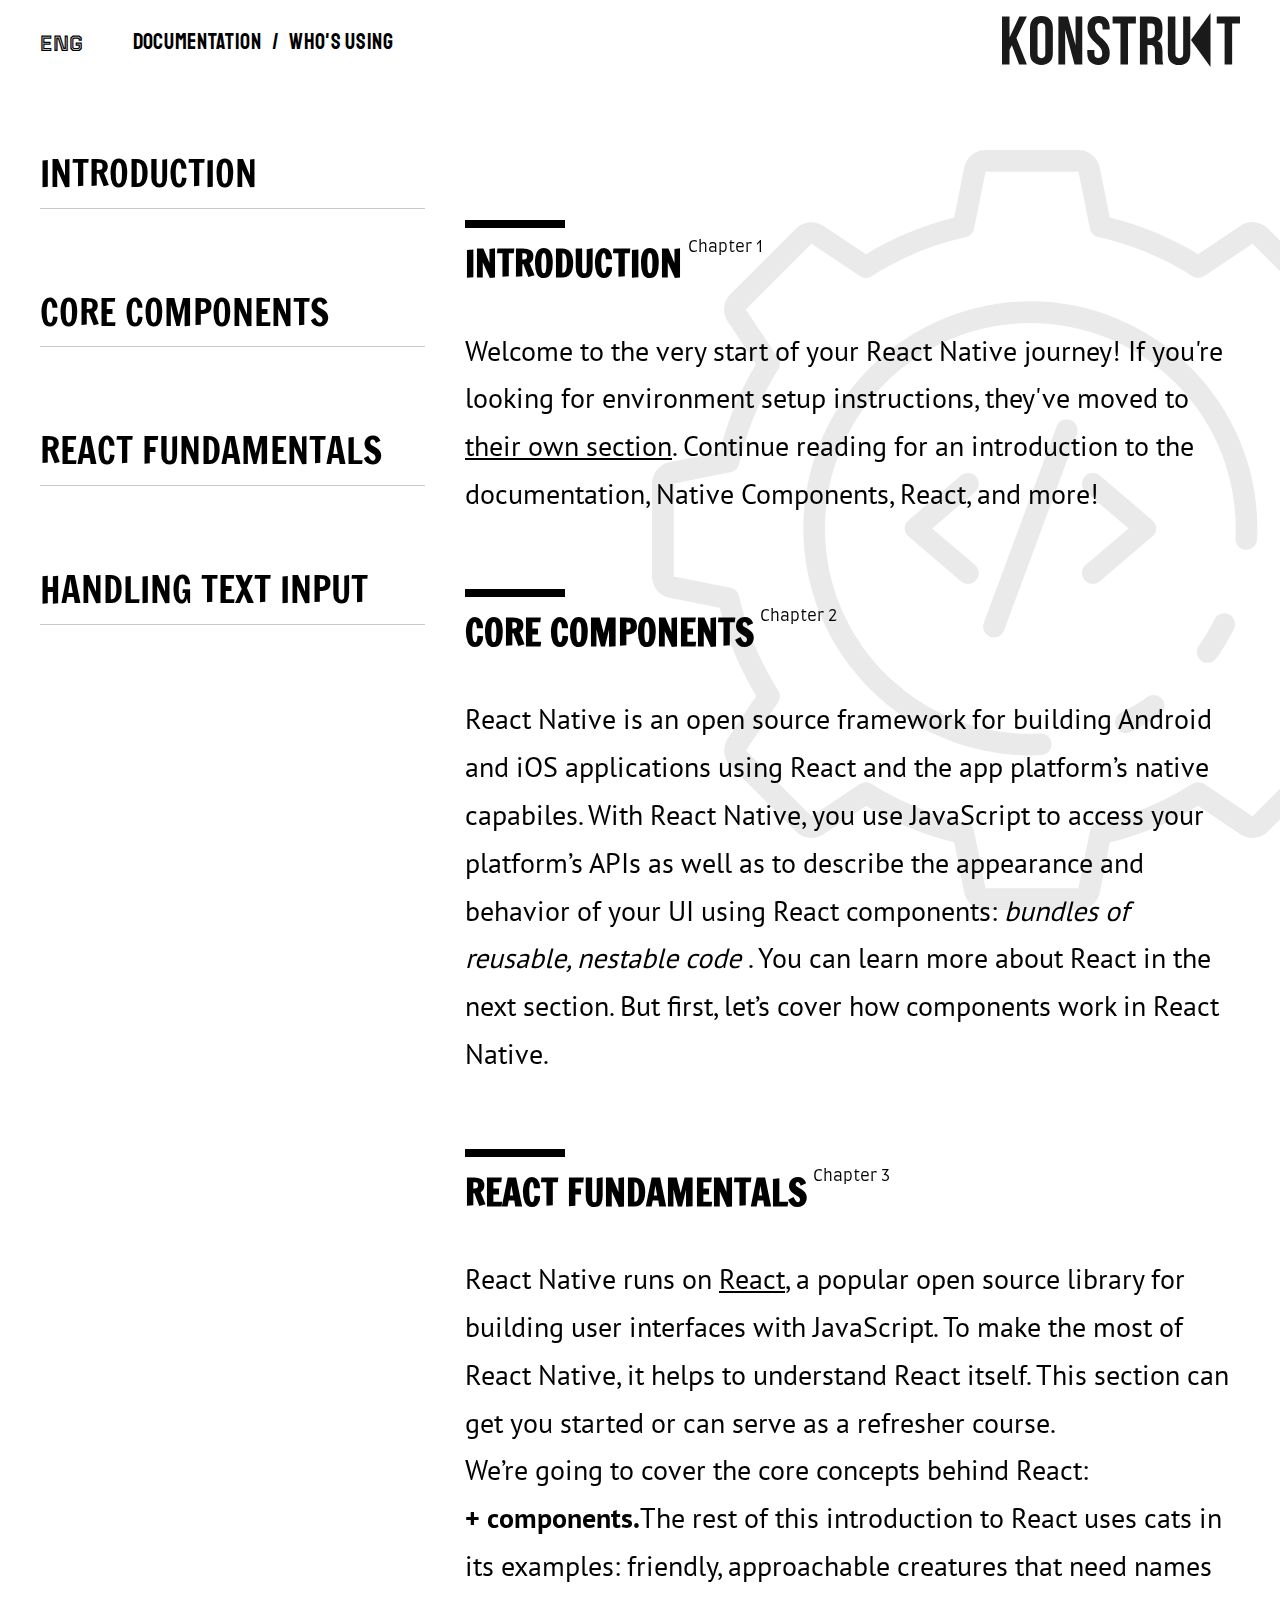
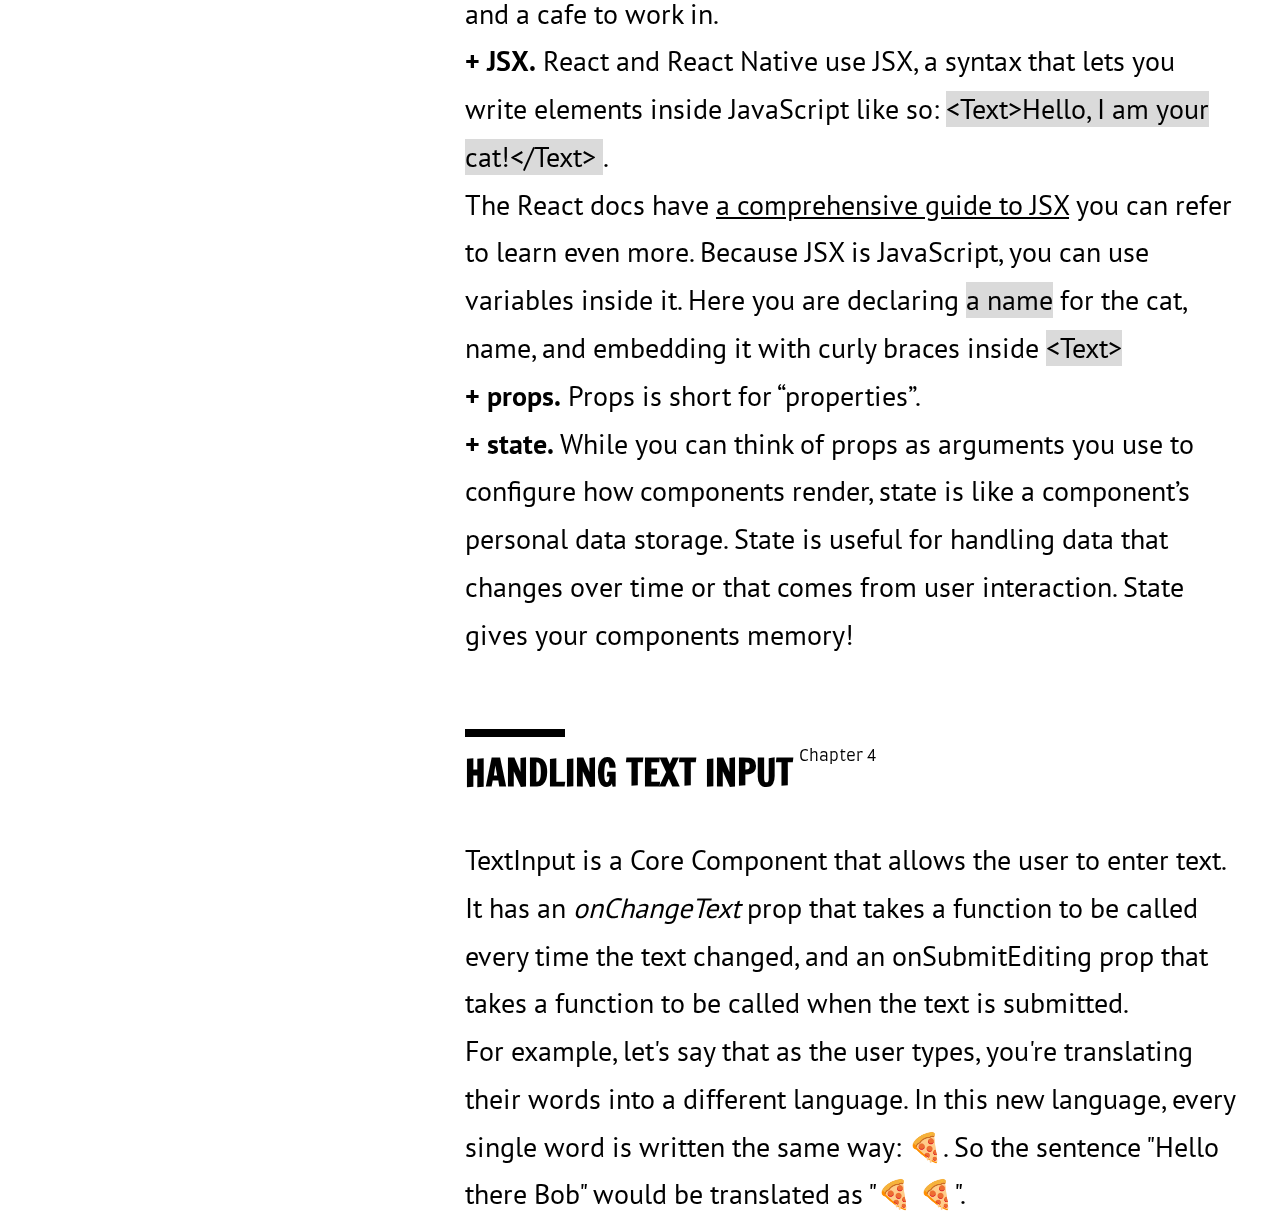
<file: index.html>
<!DOCTYPE html>
<html lang="en">
    <head>
        <meta charset="UTF-8">
        <meta http-equiv="X-UA-Compatible" content="IE=edge">
        <meta name="viewport" content="width=device-width, initial-scale=1.0">
        <title>Lesson_13 fonts</title>
        <link rel="stylesheet" href="./css/style.css">
        <!-- <link rel="preconnect" href="https://fonts.googleapis.com">
        <link rel="preconnect" href="https://fonts.gstatic.com" crossorigin>
        <link href="https://fonts.googleapis.com/css2?family=Delius+Unicase&family=Open+Sans:wght@600;700;800&family=Poppins:ital,wght@0,100;0,200;0,300;0,400;0,500;0,600;0,700;0,800;0,900;1,100;1,200;1,300;1,400;1,500;1,600;1,700;1,800;1,900&family=Roboto:wght@400;500&display=swap" rel="stylesheet"> -->
    </head>
    <body>
        <div class="container">
            <div class="img_bg">
                <img src="./assets/img/bg-picture.svg" alt="img_bg">
            </div>
            
            <header class="header">
                <div class="header__cont">
                    <div class="header__nav">
                        <a href="#" class="lang-toggle">ENG</a>
                
                        <ul class="nav__items">
                            <li class="nav__item"><a href="#">Documentation</a></li>
                            <span class="line">/</span>
                            <li class="nav__item"><a href="./using.html"> Who's using</a></li>

                        </ul>

                    </div>
                    
                    <div class="logo">
                        <img src="./assets/img/company-logo-black.svg" alt="Logo">
                    </div>
                </div>
           
            </header>
            <aside class="side-bar">
                <ul class="side-bar__items">
                    <li class="side-bar__item">
                        <a href="#Introduction">Introduction</a>
                    </li>
                    <li class="side-bar__item">
                        <a href="#core_components">core components</a>
                    </li>
                    <li class="side-bar__item">
                        <a href="#react_fundamentals">react fundamentals</a>
                    </li>
                    <li class="side-bar__item">
                        <a href="#handling_text_input">handling text input</a>
                    </li>
                </ul>
            </aside>
            <main class="main">
                
                <section class="chapter" id='Introduction'>
                    <div class="title">
                        <h2>Introduction</h2>
                        <span class="sub-title">Chapter 1</span>

                    </div>
                    <p class="text">Welcome to the very start of your React Native journey! If you're looking for environment setup instructions, they've moved to <span class="underl">their own section</span>. Continue reading for an introduction to the documentation, Native Components, React, and more!</p>
                </section>
                <section class="chapter" id="core_components">
                    <div class="title">
                        <h2>core components</h2>
                        <span class="sub-title">Chapter 2</span>

                    </div>
                    <p class="text">React Native is an open source framework for building Android and iOS applications using React and the app platform’s native capabiles. With React Native, you use JavaScript to access your platform’s APIs as well as to describe the appearance and behavior of your UI using React components: <span class="italic">bundles of reusable, nestable code</span> . You can learn more about React in the next section. But first, let’s cover how components work in React Native.</p>
                </section>
                <section class="chapter" id="react_fundamentals">
                    <div class="title">
                        <h2>react fundamentals</h2>
                        <span class="sub-title">Chapter 3</span>

                    </div>
                    <p class="text">React Native runs on <span class="underl">React</span>, a popular open source library for building user interfaces with JavaScript. To make the most of React Native, it helps to understand React itself. This section can get you started or can serve as a refresher course.                   </p>
                    <p class="text">We’re going to cover the core concepts behind React:</p>
                    <p class="text"><span class="bold">+ components.</span>The rest of this introduction to React uses cats in its examples: friendly, approachable creatures that need names and a cafe to work in.</p>
                    <p class="text"><span class="bold">+ JSX.</span> React and React Native use JSX, a syntax that lets you write elements inside JavaScript like so: <span class="bg"> &ltText&gtHello, I am your cat!&lt/Text&gt </span>.</p>
                    <p class="text">The React docs have <span class="underl">a comprehensive guide to JSX</span> you can refer to learn even more. Because JSX is JavaScript, you can use variables inside it. Here you are declaring <span class="bg">a name</span> for the cat, name, and embedding it with curly braces inside <span class="bg"> &ltText&gt </span></p>
                    <p class="text"><span class="bold">+ props.</span> Props is short for “properties”. </p>
                    <p class="text"><span class="bold">+ state.</span> While you can think of props as arguments you use to configure how components render, state is like a component’s personal data storage. State is useful for handling data that changes over time or that comes from user interaction. State gives your components memory!</p>
                </section>
                <section class="chapter" id="handling_text_input">
                    <div class="title">
                        <h2>handling text input</h2>
                        <span class="sub-title">Chapter 4</span>

                    </div>
                    <p class="text">TextInput is a Core Component that allows the user to enter text. It has an <span class="italic">onChangeText</span> prop that takes a function to be called every time the text changed, and an onSubmitEditing prop that takes a function to be called when the text is submitted.</p>
                    <p class="text">For example, let's say that as the user types, you're translating their words into a different language. In this new language, every single word is written the same way: 🍕. So the sentence "Hello there Bob" would be translated as "🍕 🍕".</p>
                </section>
                
        
            </main>
            <footer class="footer">
        
            </footer>

        </div>
            
    </body>
</html>
</file>
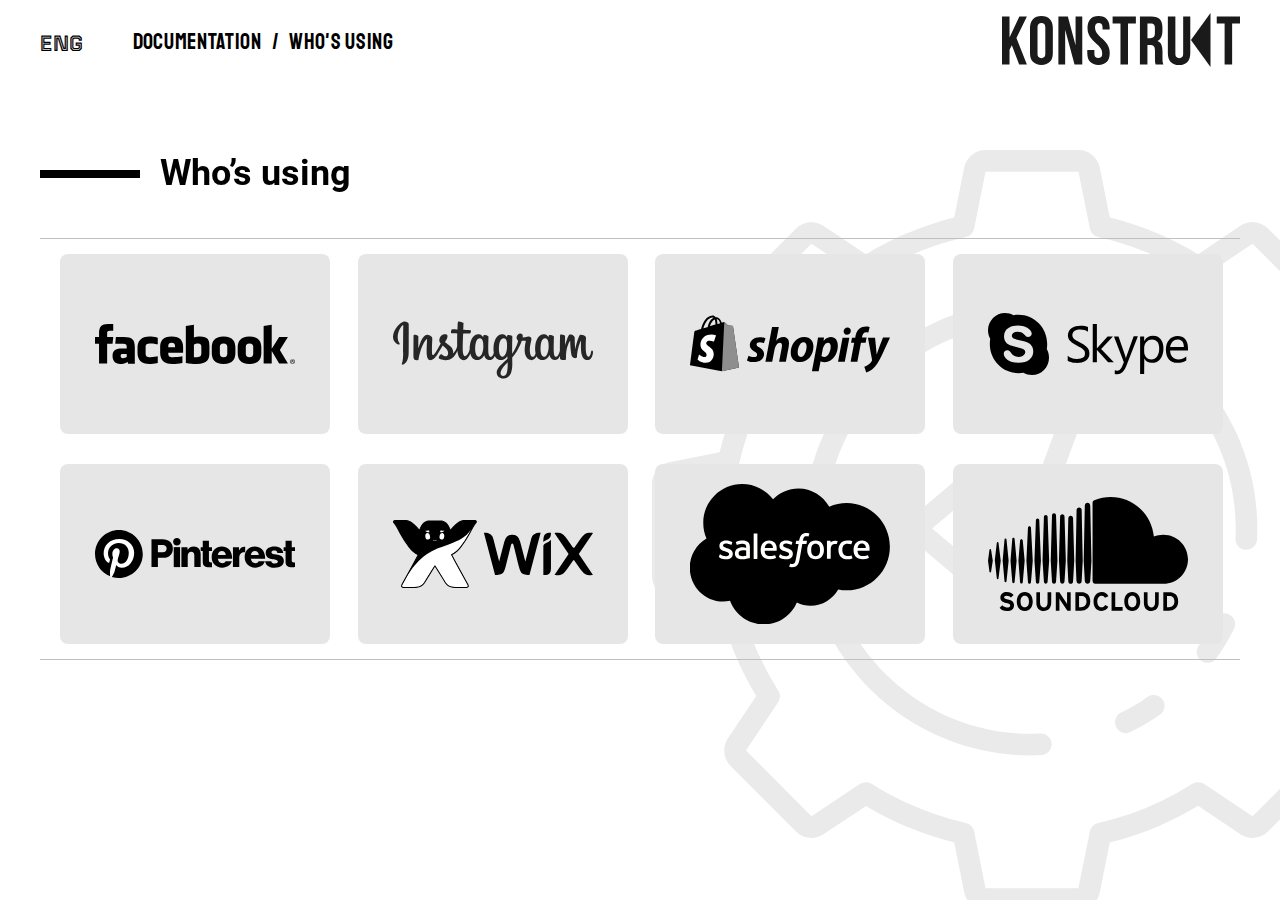
<file: using.html>
<!DOCTYPE html>
<html lang="en">
<head>
    <meta charset="UTF-8">
    <meta http-equiv="X-UA-Compatible" content="IE=edge">
    <meta name="viewport" content="width=device-width, initial-scale=1.0">
    <title>Using</title>
    <link rel="stylesheet" href="./css/style.css">
</head>
<body>
    <div class="container_2">
        <div class="img_bg">
            <img src="./assets/img/bg-picture.svg" alt="img_bg">
        </div>
        
        <header class="header">
            <div class="header__cont">
                <div class="header__nav">
                    <a href="#" class="lang-toggle">ENG</a>
            
                    <ul class="nav__items">
                        <li class="nav__item"><a href="./index.html">Documentation</a>
                            </li>
                        <span class="line">/</span>
                        <li class="nav__item"><a href="#">Who's using</a>
                            </li>

                    </ul>

                </div>
                
                <div class="logo">
                    <img src="./assets/img/company-logo-black.svg" alt="Logo">
                </div>
            </div>
       
        </header>    
        <main class="main_2">
            <h2 class="title_2">Who’s using</h2>
            <div class="users">
                
                <div class="change-img">
                    <div class="front-side-img"><img src="./assets/img/facebook.svg" alt="facebook"></div>
                    <div class="back-side-img"><img src="./assets/img/facebook-hover.svg" alt="facebook-hover"></div>
                </div>
                
                <div class="change-img">
                    <div class="front-side-img"><img src="./assets/img/instagram.svg" alt="instagram"></div>
                    <div class="back-side-img"><img src="./assets/img/instagram-hover.svg" alt="instagram-hover"></div>
                </div> 
                <div class="change-img">
                    <div class="front-side-img"><img src="./assets/img/shopify.svg" alt="shopify"></div>
                    <div class="back-side-img"><img src="./assets/img/shopify-hover.svg" alt="shopify-hover"></div>
                </div> 
                <div class="change-img">
                    <div class="front-side-img"><img src="./assets/img/skype.svg" alt="skype"></div>
                    <div class="back-side-img"><img src="./assets/img/skype-hover.svg" alt="skype-hover"></div>
                </div> 
                <div class="change-img">
                    <div class="front-side-img"><img src="./assets/img/pinterest.svg" alt="pinterest"></div>
                    <div class="back-side-img"><img src="./assets/img/pinterest-hover.svg" alt="pinterest-hover"></div>
                </div> 
                <div class="change-img">
                    <div class="front-side-img"><img src="./assets/img/wix.svg" alt="wix"></div>
                    <div class="back-side-img"><img src="./assets/img/wix-hover.svg" alt="wix-hover"></div>
                </div> 
                <div class="change-img">
                    <div class="front-side-img"><img src="./assets/img/saleforse.svg" alt="saleforse"></div>
                    <div class="back-side-img"><img src="./assets/img/saleforse-hover.svg" alt="saleforse-hover"></div>
                </div> 
                <div class="change-img">
                    <div class="front-side-img"><img src="./assets/img/soundcloud.svg" alt="soundcloud"></div>
                    <div class="back-side-img"><img src="./assets/img/soundcloud-hover.svg" alt="soundcloud-hover"></div>
                </div>
            </div>

        </main>
    </div>
</body>
</html>
</file>
<file: css/style.css>
@import url('./normalize.css');
@import url('./vars.css');
@import url(./fonts.css);


* {
    box-sizing: border-box;
    padding: 0;
    margin: 0;
    
}
html,
body {
    min-height: 100vh;
    font-size: var(--font-size-main);
    color: var(--font-color);
    letter-spacing: var(--letter-spac);
    
}
.container {
    max-width: var(--width-container);
    margin: 0 auto;
    display: grid;
    grid-template-columns: minmax(auto, 385px) 1fr;
    grid-template-rows: minmax(80px, auto) 1fr;
    grid-column-gap: 40px;
    grid-row-gap: 70px;
    position: relative;
   
}
/* -------------------------------------------------- */
.header {
    grid-column: 1 / span 2;
    grid-row: 1 / span 1;
    position: fixed;
    background-color: #FFF;
    width: 100%;
    max-width: 1200px;
    z-index: 2;
    
}
.header__cont {
    display: flex;
    align-items: center;
    justify-content: space-between;
    padding-top: 13px;
    
}
.header__nav {
    display: flex;
    align-items: center;
    gap: 50px;
}

.lang-toggle {
    /* border: 1px solid #000000; */
    border: none;
    background: none;
    font-family: 'Tourney', sans-serif;
    line-height: 0.82;
    color: #000000;
}
.nav__item a {
    color: #000000;
}
.nav__items {
    display: flex;
    justify-content: space-between;
    gap: 10px;
    align-items: center;
    list-style: none;
    margin: 0;
    font-family: 'Staadliches', sans-serif;
    line-height: 1.27;
    letter-spacing: 0.03em;
}
/* ------------------------------ */

.side-bar {
    display: inline-block;
    width: 100%;
    max-width: 385px;
    grid-column: 1 / span 1;
    grid-row: 2 / span 1;
    position: sticky;
    top: 80px;
    align-self: start
}
.side-bar__items {
    list-style: none;

}
.side-bar__item {
    font-family: 'Francois One',sans-serif;
    font-size: 1.63rem;
    line-height: 1.33;
    text-transform: uppercase;
    border-bottom: 1px solid #C9C9C9;
    padding-bottom: 10px;
    margin-bottom: 80px;
}
.side-bar__item a {
    color: var(--font-color);
}
/* ----------------------------- */
.main {
    grid-column: 2 / span 1;
    grid-row: 2 / span 1;
}
.img_bg {
    position: fixed;
    z-index: -1;
    right: 0;
    top: 150px;
}

.chapter {
    padding-top: 70px;
    position: relative;
}
.chapter::before {
    content: "";
    width: 100px;
    height: 8px;
    background-color: #000000;
    position: absolute;
}
.title {
    margin-bottom: 40px;
    padding-top: 20px;
}
.title h2 {
    display: inline-block;
    font-family: 'Francois One',sans-serif;
    font-size: 1.63rem;
    line-height: 1.33;
    text-transform: uppercase;
}
.sub-title {
    display: inline-block;
    font-family: 'Farro', sans-serif;
    font-size: 0.72rem;
    line-height: 1;
    vertical-align: top;
}
.text {
    font-family: 'PT Sans', sans-serif;
    font-weight: 400;
    font-size: 1.27rem;
    line-height: 1.71;
}
.underl {
    text-decoration: underline;
}
.italic {
    font-style: italic;
}
.bold {
    font-weight: 700;
}
.bg {
    background: #DADADA;
}
/* -------------------------- */
.container_2 {
    max-width: var(--width-container);
    margin: 0 auto;
    display: grid;
    grid-template-columns: 1fr;
    grid-template-rows: minmax(80px, auto) 1fr;
    grid-column-gap: 40px;
    grid-row-gap: 70px;
    position: relative;
    
}
.main_2 {
    grid-column: 1 / span 1;
    grid-row: 2 / span 1;
    position: relative;
}
.title_2 {
    font-family: 'Roboto', sans-serif;
    font-weight: 600;
    font-size: 1.63rem;
    line-height: 1.33;
    margin-left: 120px;
    margin-bottom: 40px;
}
.main_2::before {
    content: "";
    width: 100px;
    height: 8px;
    background-color: #000000;
    position: absolute;
    top: 20px;
}

/* ---------------------------- */
.users {
    display: grid;
    grid-gap: 30px;
    grid-template-columns: repeat(auto-fit, minmax(267px, 1fr));
    margin-bottom: 100px;
    border-top: 1px solid #BFBFBF;
    border-bottom: 1px solid #BFBFBF;
    padding: 15px 20px;
}

  /* Изображение */
  .change-img {
   
    position: relative;
    perspective: 1000px;
    width: 100%;
    height: 100%;
    min-width: 270px;
    min-height: 180px;
    
  }
  .change-img:hover .front-side-img {
    transform: rotateX(180deg);
  }
  .change-img:hover .back-side-img {
    transform: rotateX(360deg);
  }
  /* Стороны изображения */
  .front-side-img, .back-side-img {
    position: absolute;
    width: 100%;
    height: 100%;
    display: flex;
    justify-content: center;
    align-items: center;
    transition: 1s;
    backface-visibility: hidden;
   }
  
  /* .back-side-img img {
    
    transform: scaleX(-1);/* Отражаем изображение по горизонтали */
  
  .back-side-img {
    transform: rotatex(180deg);
  }
</file>
